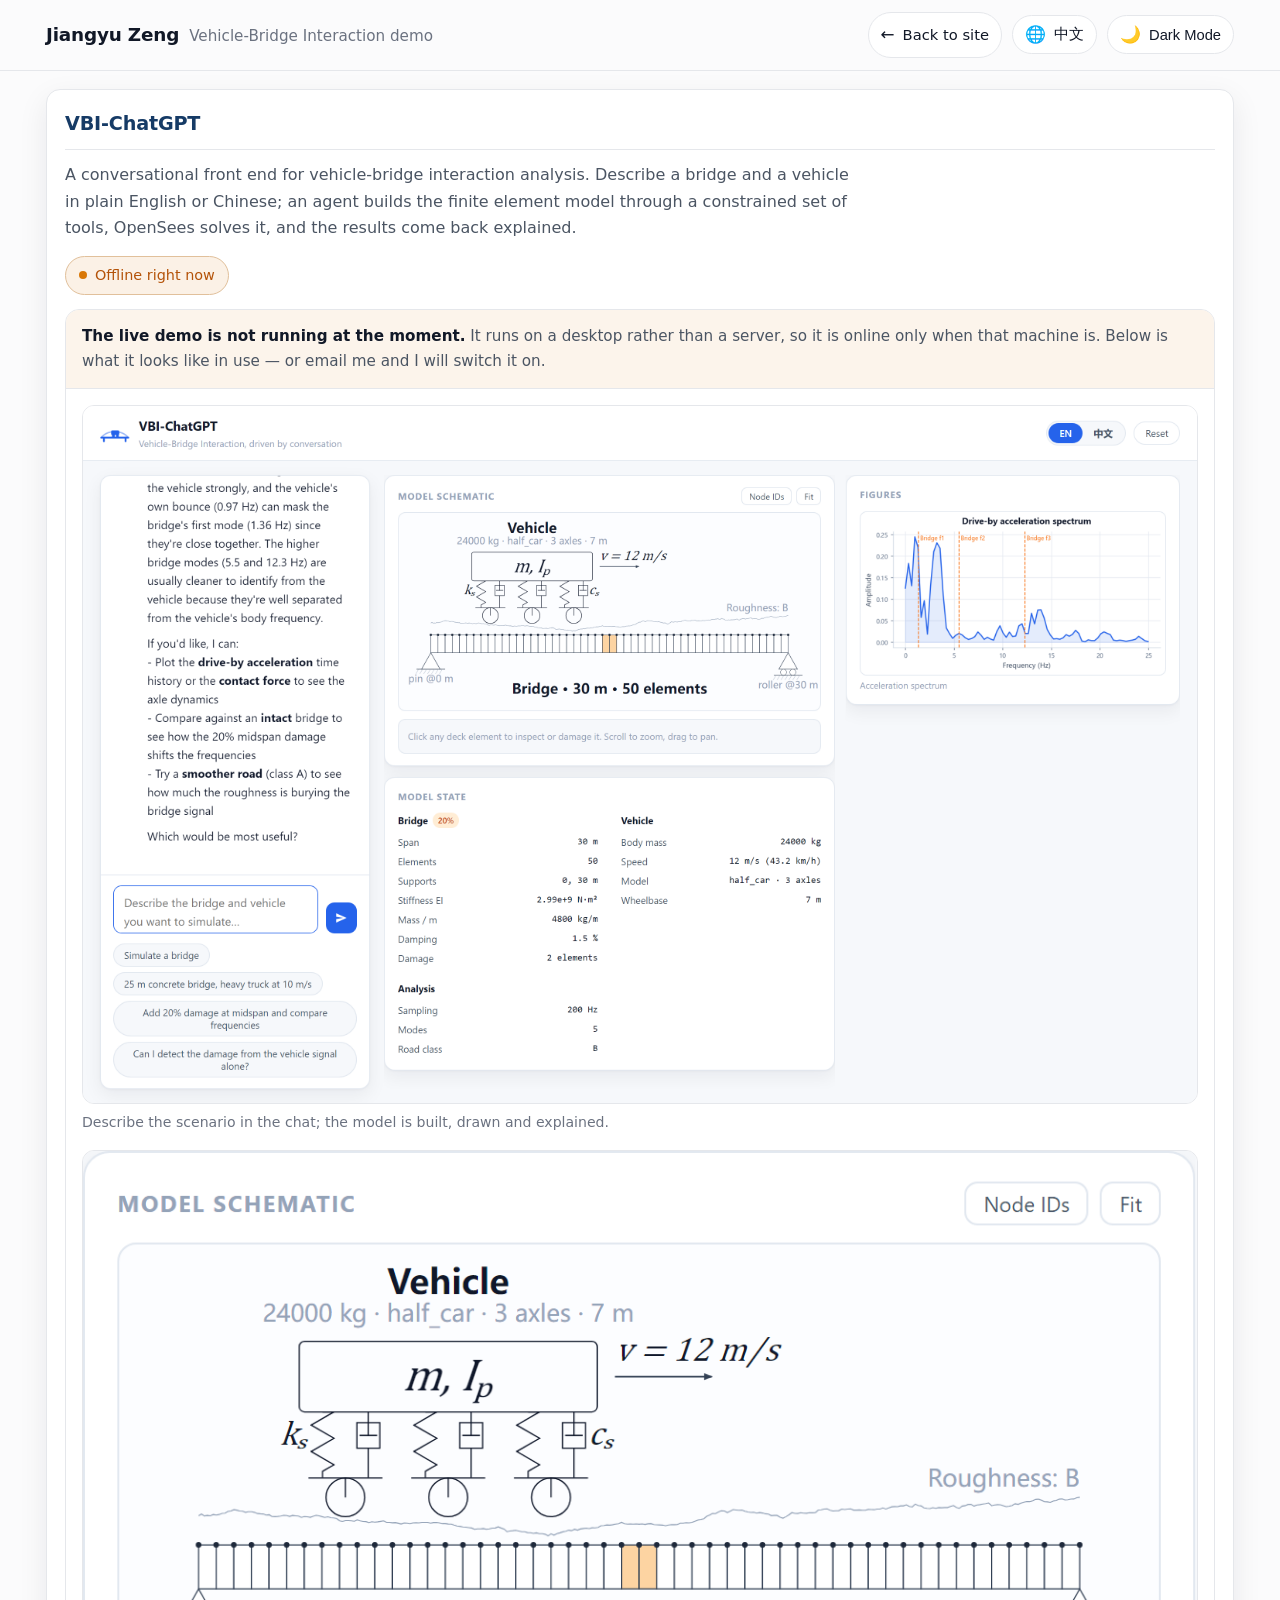
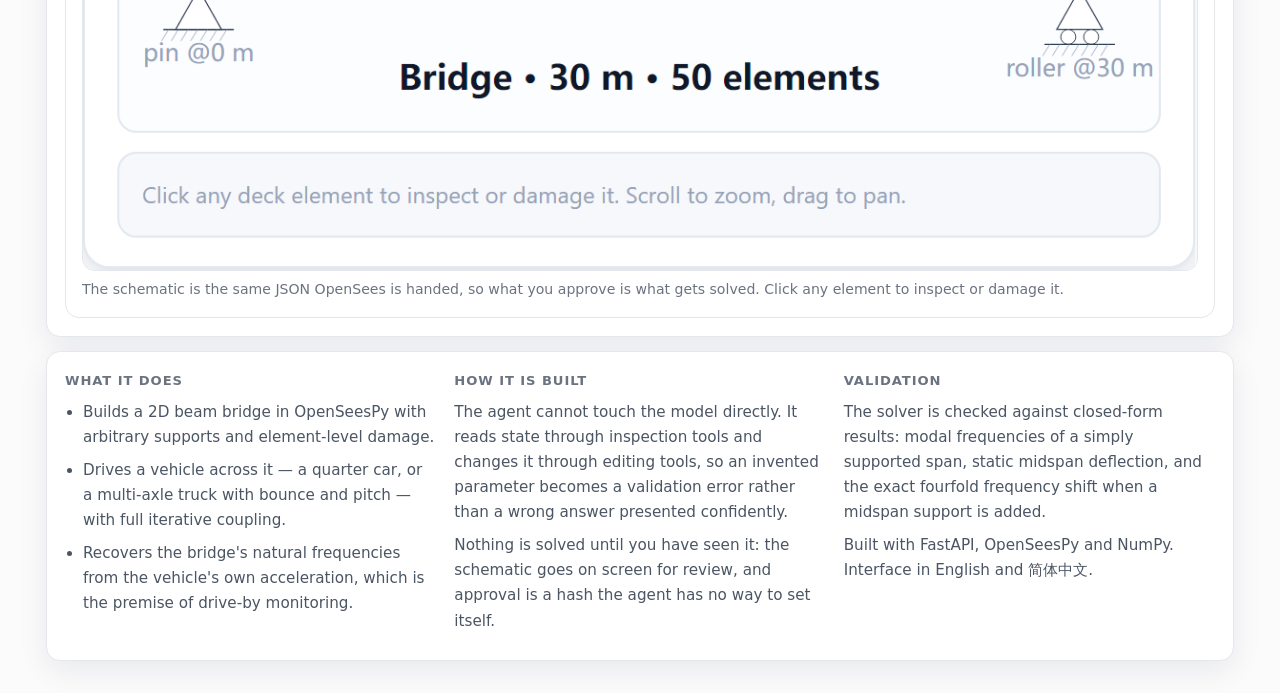
<file: vbi.html>
<!DOCTYPE html>
<!--
  VBI-ChatGPT demo page for jiangyuzeng.com.

  Matches index.html deliberately: the same CSS variables, the same topbar, the
  same data-en/data-zh translation pass, and the same `theme` and `language`
  cookies, so a visitor arriving from the main page keeps their dark mode and
  their language without noticing a seam.

  The tool itself runs on a desktop behind a Cloudflare tunnel and is therefore
  only online some of the time. This page probes it before framing anything: if
  it answers, the live app loads; if not, the page shows stills and a summary
  rather than a broken iframe.

  Install: copy this file to the site repo root as vbi.html, and
  site/assets/vbi/ to assets/vbi/.
-->
<html lang="en">
<head>
  <meta charset="UTF-8" />
  <meta name="viewport" content="width=device-width, initial-scale=1.0" />
  <title>VBI-ChatGPT — Jiangyu Zeng</title>
  <meta name="description" content="A conversational front end for vehicle-bridge interaction analysis: describe a bridge and a vehicle in plain language, and an agent builds the finite element model, runs OpenSees, and explains the result." />

  <style>
    :root{
      --bg: #fbfbfc;
      --panel: #ffffff;
      --muted: #f3f4f6;
      --text: #111827;
      --subtext: #4b5563;
      --soft: #6b7280;
      --border: #e5e7eb;
      --accent: #163b66;
      --accent2: #0f766e;
      --shadow: 0 10px 30px rgba(17,24,39,0.08);
      --shadow-hover: 0 14px 36px rgba(17,24,39,0.12);
      --radius: 14px;
      --maxw: min(1600px, calc(100vw - 56px));
    }

    [data-theme="dark"]{
      --bg: #0c1016;
      --panel: #121826;
      --muted: #0f172a;
      --text: #e5e7eb;
      --subtext: #cbd5e1;
      --soft: #94a3b8;
      --border: #22314a;
      --accent: #8fb3ff;
      --accent2: #6ee7d8;
      --shadow: 0 16px 40px rgba(0,0,0,0.35);
      --shadow-hover: 0 18px 46px rgba(0,0,0,0.45);
    }

    *{box-sizing:border-box;margin:0;padding:0}
    body{
      font-family: ui-sans-serif, system-ui, -apple-system, "Segoe UI", Roboto, Arial, "Noto Sans", "Liberation Sans", sans-serif;
      background: var(--bg);
      color: var(--text);
      line-height: 1.65;
    }
    a{color: inherit}

    .topbar{
      position: sticky; top: 0; z-index: 50;
      background: color-mix(in srgb, var(--bg) 88%, transparent);
      backdrop-filter: blur(10px);
      border-bottom: 1px solid var(--border);
    }
    .topbar-inner{
      max-width: var(--maxw); margin: 0 auto; padding: 12px 18px;
      display:flex; align-items:center; justify-content: space-between; gap: 12px;
    }
    .brand{display:flex; align-items:baseline; gap: 10px; flex-wrap: wrap;}
    .brand h1{font-size: 1.15rem; letter-spacing: -0.01em;}
    .brand .tag{font-size: 0.95rem; color: var(--soft);}
    .controls{display:flex; gap:10px; align-items:center}
    .btn{
      display:inline-flex; align-items:center; gap: 8px;
      padding: 8px 12px; border-radius: 999px;
      border: 1px solid var(--border); background: var(--panel);
      cursor: pointer; color: var(--text); text-decoration: none;
      transition: transform 0.12s ease, border-color 0.12s ease;
      font-size: 0.92rem;
    }
    .btn:hover{
      transform: translateY(-1px);
      border-color: color-mix(in srgb, var(--accent) 35%, var(--border));
    }
    .btn .icon{font-size: 1.05rem}

    .wrap{max-width: var(--maxw); margin: 0 auto; padding: 18px;}
    .section{
      background: var(--panel); border: 1px solid var(--border);
      border-radius: var(--radius); box-shadow: var(--shadow);
      padding: 18px; margin-bottom: 14px;
    }
    .section h2{
      color: var(--accent); font-size: 1.2rem; margin-bottom: 12px;
      padding-bottom: 10px; border-bottom: 1px solid var(--border);
      letter-spacing: -0.01em;
    }
    .lede{color: var(--subtext); max-width: 78ch; margin-bottom: 14px;}

    /* status chip */
    .status{
      display:inline-flex; align-items:center; gap: 8px;
      padding: 7px 13px; border-radius: 999px; font-size: 0.9rem;
      border: 1px solid var(--border); background: var(--muted); color: var(--subtext);
    }
    .dot{width: 8px; height: 8px; border-radius: 50%; background: var(--soft);}
    @keyframes pulse{0%,100%{opacity:1} 50%{opacity:.3}}
    .status.checking .dot{animation: pulse 1.1s ease-in-out infinite;}
    .status.live{
      color: #15803d; border-color: color-mix(in srgb, #16a34a 35%, var(--border));
      background: color-mix(in srgb, #16a34a 10%, var(--panel));
    }
    .status.live .dot{background:#16a34a}
    [data-theme="dark"] .status.live{color:#7ee08a}
    .status.off{
      color: #b45309; border-color: color-mix(in srgb, #d97706 35%, var(--border));
      background: color-mix(in srgb, #d97706 10%, var(--panel));
    }
    .status.off .dot{background:#d97706}
    [data-theme="dark"] .status.off{color:#fbbf24}

    /* live frame */
    .stage{
      margin-top: 14px; border: 1px solid var(--border); border-radius: var(--radius);
      overflow: hidden; background: var(--panel);
    }
    iframe{display:block; width: 100%; height: 84vh; min-height: 640px; border: 0;}

    /* offline fallback */
    .notice{
      padding: 14px 16px; border-bottom: 1px solid var(--border);
      background: color-mix(in srgb, #d97706 8%, var(--panel));
      color: var(--subtext); font-size: 0.95rem;
    }
    .notice strong{color: var(--text)}
    .shots{padding: 16px; display:grid; gap: 16px;}
    .shots img{
      width:100%; display:block; border:1px solid var(--border); border-radius: 12px;
    }
    .shots figcaption{margin-top: 7px; font-size: 0.88rem; color: var(--soft);}
    figure{margin:0}

    .cols{
      display:grid; gap: 18px;
      grid-template-columns: repeat(auto-fit, minmax(260px, 1fr));
    }
    .cols h3{font-size: 0.82rem; text-transform: uppercase; letter-spacing: .07em;
             color: var(--soft); margin-bottom: 8px; font-weight: 700;}
    .cols p, .cols li{color: var(--subtext); font-size: 0.95rem; margin-bottom: 8px;}
    .cols ul{margin:0; padding-left: 18px;}

    @media (max-width: 720px){
      .brand .tag{display:none}
      iframe{height: 70vh; min-height: 460px;}
    }
  </style>
</head>
<body>

  <div class="topbar">
    <div class="topbar-inner">
      <div class="brand">
        <h1>Jiangyu Zeng</h1>
        <div class="tag" data-en="Vehicle-Bridge Interaction demo" data-zh="车桥耦合分析演示">
          Vehicle-Bridge Interaction demo
        </div>
      </div>
      <div class="controls">
        <a class="btn" href="/">
          <span class="icon">←</span>
          <span class="text" data-en="Back to site" data-zh="返回主页">Back to site</span>
        </a>
        <button class="btn" id="languageToggle" type="button">
          <span class="icon">🌐</span>
          <span class="text">中文</span>
        </button>
        <button class="btn" id="darkModeToggle" type="button">
          <span class="icon">🌙</span>
          <span class="text" data-en="Dark Mode" data-zh="深色模式">Dark Mode</span>
        </button>
      </div>
    </div>
  </div>

  <div class="wrap">
    <section class="section">
      <h2 data-en="VBI-ChatGPT" data-zh="VBI-ChatGPT 车桥耦合助手">VBI-ChatGPT</h2>
      <p class="lede" data-en="A conversational front end for vehicle-bridge interaction analysis. Describe a bridge and a vehicle in plain English or Chinese; an agent builds the finite element model through a constrained set of tools, OpenSees solves it, and the results come back explained."
         data-zh="用对话驱动的车桥耦合分析工具。用中文或英文描述桥梁与车辆，智能体通过一组受限的工具建立有限元模型，调用 OpenSees 求解，并解释计算结果。">
        A conversational front end for vehicle-bridge interaction analysis. Describe a bridge and a
        vehicle in plain English or Chinese; an agent builds the finite element model through a
        constrained set of tools, OpenSees solves it, and the results come back explained.
      </p>

      <div class="status checking" id="status">
        <span class="dot"></span>
        <span id="status-text" data-en="Checking whether the demo is online…" data-zh="正在检查演示是否在线…">
          Checking whether the demo is online…
        </span>
      </div>

      <div class="stage" id="stage"></div>
    </section>

    <section class="section">
      <div class="cols">
        <div>
          <h3 data-en="What it does" data-zh="功能">What it does</h3>
          <ul>
            <li data-en="Builds a 2D beam bridge in OpenSeesPy with arbitrary supports and element-level damage."
                data-zh="在 OpenSeesPy 中建立二维梁桥模型，支持任意支座布置与单元级损伤。">
              Builds a 2D beam bridge in OpenSeesPy with arbitrary supports and element-level damage.
            </li>
            <li data-en="Drives a vehicle across it — a quarter car, or a multi-axle truck with bounce and pitch — with full iterative coupling."
                data-zh="驱动车辆过桥——四分之一车模型，或含沉浮与点头自由度的多轴卡车——采用完全迭代耦合。">
              Drives a vehicle across it — a quarter car, or a multi-axle truck with bounce and
              pitch — with full iterative coupling.
            </li>
            <li data-en="Recovers the bridge's natural frequencies from the vehicle's own acceleration, which is the premise of drive-by monitoring."
                data-zh="从车辆自身的加速度响应中识别桥梁固有频率，这正是间接监测方法的核心思想。">
              Recovers the bridge's natural frequencies from the vehicle's own acceleration, which
              is the premise of drive-by monitoring.
            </li>
          </ul>
        </div>
        <div>
          <h3 data-en="How it is built" data-zh="设计思路">How it is built</h3>
          <p data-en="The agent cannot touch the model directly. It reads state through inspection tools and changes it through editing tools, so an invented parameter becomes a validation error rather than a wrong answer presented confidently."
             data-zh="智能体无法直接修改模型，只能通过查询工具读取状态、通过编辑工具修改参数。因此凭空捏造的参数会变成校验错误，而不是一个被自信给出的错误答案。">
            The agent cannot touch the model directly. It reads state through inspection tools and
            changes it through editing tools, so an invented parameter becomes a validation error
            rather than a wrong answer presented confidently.
          </p>
          <p data-en="Nothing is solved until you have seen it: the schematic goes on screen for review, and approval is a hash the agent has no way to set itself."
             data-zh="计算前必须经你确认：示意图会先呈现供审阅，而确认状态是一个哈希值，智能体无法自行设置。">
            Nothing is solved until you have seen it: the schematic goes on screen for review, and
            approval is a hash the agent has no way to set itself.
          </p>
        </div>
        <div>
          <h3 data-en="Validation" data-zh="验证">Validation</h3>
          <p data-en="The solver is checked against closed-form results: modal frequencies of a simply supported span, static midspan deflection, and the exact fourfold frequency shift when a midspan support is added."
             data-zh="求解器与解析解对比验证：简支梁的模态频率、跨中静力挠度，以及增设跨中支座后频率精确提高四倍。">
            The solver is checked against closed-form results: modal frequencies of a simply
            supported span, static midspan deflection, and the exact fourfold frequency shift when
            a midspan support is added.
          </p>
          <p data-en="Built with FastAPI, OpenSeesPy and NumPy. Interface in English and 简体中文."
             data-zh="基于 FastAPI、OpenSeesPy 与 NumPy 开发，界面支持中英文。">
            Built with FastAPI, OpenSeesPy and NumPy. Interface in English and 简体中文.
          </p>
        </div>
      </div>
    </section>
  </div>

<script>
  /* ---------- theme + language, sharing index.html's cookies ---------- */
  const darkModeToggle = document.getElementById('darkModeToggle');
  const languageToggle = document.getElementById('languageToggle');
  const body = document.body;
  let isDarkMode = false;
  let currentLanguage = 'en';

  function setCookie(name, value, days) {
    const expires = new Date();
    expires.setTime(expires.getTime() + (days * 24 * 60 * 60 * 1000));
    document.cookie = `${name}=${value};expires=${expires.toUTCString()};path=/`;
  }
  function getCookie(name) {
    const target = name + '=';
    for (const part of document.cookie.split(';')) {
      const c = part.trim();
      if (c.startsWith(target)) return c.substring(target.length);
    }
    return null;
  }

  function updateDarkModeToggleText() {
    const t = darkModeToggle.querySelector('.text');
    const icon = darkModeToggle.querySelector('.icon');
    icon.textContent = isDarkMode ? '☀️' : '🌙';
    t.textContent = isDarkMode
      ? (currentLanguage === 'zh' ? '浅色模式' : 'Light Mode')
      : (currentLanguage === 'zh' ? '深色模式' : 'Dark Mode');
  }
  function enableDarkMode() {
    body.setAttribute('data-theme', 'dark'); isDarkMode = true;
    updateDarkModeToggleText(); setCookie('theme', 'dark', 365);
  }
  function enableLightMode() {
    body.removeAttribute('data-theme'); isDarkMode = false;
    updateDarkModeToggleText(); setCookie('theme', 'light', 365);
  }

  function switchToLanguage(lang) {
    currentLanguage = lang;
    document.querySelectorAll('[data-en][data-zh]').forEach((el) => {
      el.textContent = (lang === 'zh') ? el.getAttribute('data-zh') : el.getAttribute('data-en');
    });
    languageToggle.querySelector('.text').textContent = (lang === 'zh') ? 'EN' : '中文';
    document.documentElement.lang = (lang === 'zh') ? 'zh-CN' : 'en';
    updateDarkModeToggleText();
    setCookie('language', lang, 365);
    // The embedded app takes its own language from the query string, so it has
    // to be reloaded to follow a switch made out here.
    const frame = document.querySelector('#stage iframe');
    if (frame) frame.src = appUrl();
  }

  darkModeToggle.addEventListener('click', () => isDarkMode ? enableLightMode() : enableDarkMode());
  languageToggle.addEventListener('click', () =>
    switchToLanguage(currentLanguage === 'en' ? 'zh' : 'en'));

  if (getCookie('theme') === 'dark') enableDarkMode(); else enableLightMode();
  switchToLanguage(getCookie('language') === 'zh' ? 'zh' : 'en');

  /* ---------- is the demo up? ---------- */
  // Where the desktop publishes the app through its Cloudflare tunnel.
  const DEFAULT_BACKEND = "https://vbi.jiangyuzeng.com";
  const TIMEOUT_MS = 6000;

  // ?backend= is for checking this page against a local instance before the
  // tunnel exists. Restricted to loopback so the parameter cannot be used to
  // frame an arbitrary site inside jiangyuzeng.com.
  const requested = new URLSearchParams(location.search).get("backend");
  const BACKEND = /^https?:\/\/(127\.0\.0\.1|localhost)(:\d+)?$/.test(requested || "")
    ? requested : DEFAULT_BACKEND;

  const statusEl = document.getElementById('status');
  const textEl = document.getElementById('status-text');
  const stage = document.getElementById('stage');

  const appUrl = () => `${BACKEND}/?lang=${currentLanguage}&embed=1`;

  function setStatus(kind, en, zh) {
    statusEl.className = 'status ' + kind;
    textEl.setAttribute('data-en', en);
    textEl.setAttribute('data-zh', zh);
    textEl.textContent = currentLanguage === 'zh' ? zh : en;
  }

  function showLive() {
    setStatus('live', 'Live now — running on the author’s desktop', '当前在线——运行于作者的工作站');
    const f = document.createElement('iframe');
    f.src = appUrl();
    f.title = 'VBI-ChatGPT';
    f.allow = 'clipboard-write';
    stage.replaceChildren(f);
  }

  function showOffline() {
    setStatus('off', 'Offline right now', '当前离线');
    stage.innerHTML = `
      <div class="notice">
        <strong data-en="The live demo is not running at the moment."
                data-zh="演示当前未在运行。">The live demo is not running at the moment.</strong>
        <span data-en="It runs on a desktop rather than a server, so it is online only when that machine is. Below is what it looks like in use — or email me and I will switch it on."
              data-zh="它运行在个人工作站而非服务器上，因此仅在该机器开启时可用。下方是实际使用界面——也欢迎邮件联系我，我会把它打开。">
          It runs on a desktop rather than a server, so it is online only when that machine is.
          Below is what it looks like in use — or email me and I will switch it on.
        </span>
      </div>
      <div class="shots">
        <figure>
          <img src="assets/vbi/app.png" alt="The full interface: a chat pane beside the interactive model schematic and model state.">
          <figcaption data-en="Describe the scenario in the chat; the model is built, drawn and explained."
                      data-zh="在对话框中描述场景，模型随即建立、绘制并给出解释。">
            Describe the scenario in the chat; the model is built, drawn and explained.
          </figcaption>
        </figure>
        <figure>
          <img src="assets/vbi/schematic.png" alt="Interactive schematic of a three-axle truck crossing a 30 m bridge with a damaged element highlighted.">
          <figcaption data-en="The schematic is the same JSON OpenSees is handed, so what you approve is what gets solved. Click any element to inspect or damage it."
                      data-zh="示意图与 OpenSees 读取的是同一份 JSON，所见即所算。点击任一单元可查看或施加损伤。">
            The schematic is the same JSON OpenSees is handed, so what you approve is what gets
            solved. Click any element to inspect or damage it.
          </figcaption>
        </figure>
      </div>`;
    // The fallback is injected after the initial translation pass, so run it again.
    switchToLanguage(currentLanguage);
  }

  // A cross-origin probe: when the tunnel is down Cloudflare answers with an
  // error page carrying no CORS headers, so this rejects rather than resolving.
  // Either way the catch is the offline path.
  (async () => {
    const ctl = new AbortController();
    const timer = setTimeout(() => ctl.abort(), TIMEOUT_MS);
    try {
      const res = await fetch(BACKEND + '/api/health', { signal: ctl.signal, cache: 'no-store' });
      if (!res.ok) throw new Error('status ' + res.status);
      await res.json();
      showLive();
    } catch (e) {
      showOffline();
    } finally {
      clearTimeout(timer);
    }
  })();
</script>
</body>
</html>
</file>
